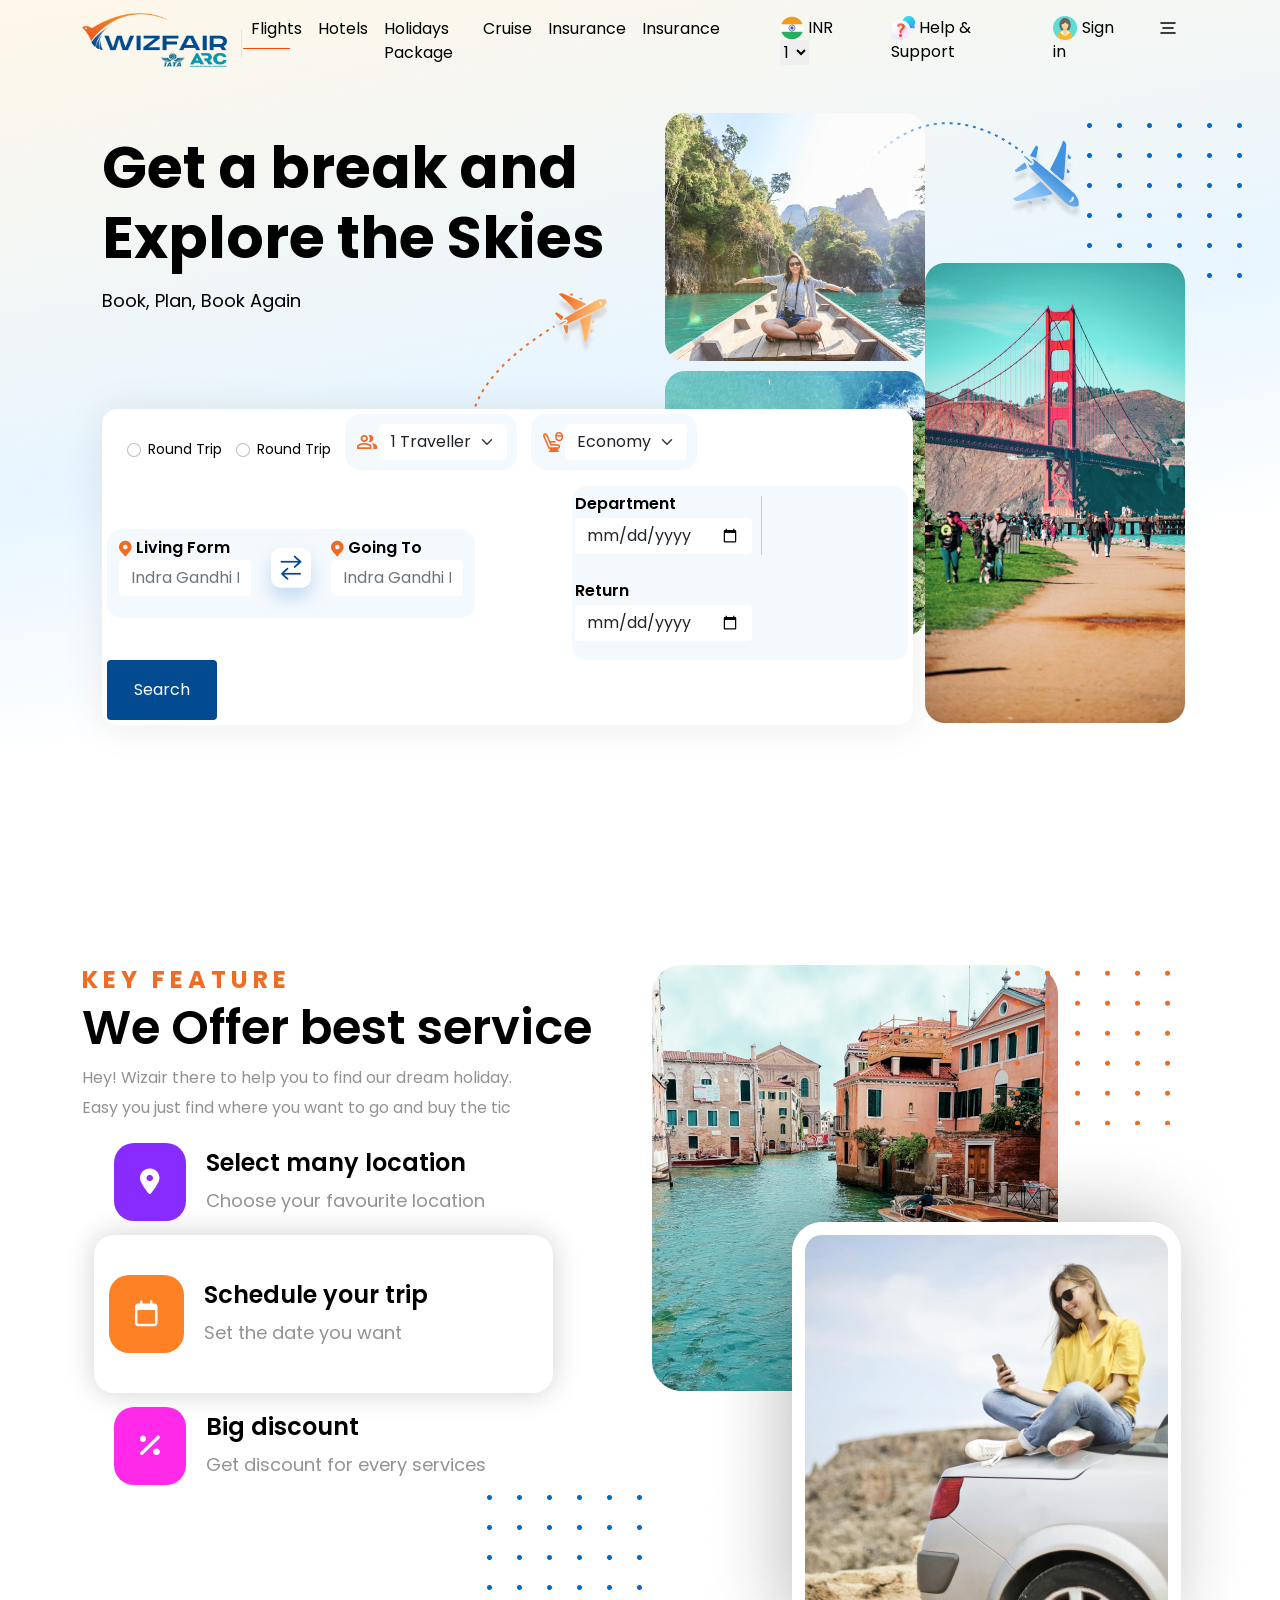
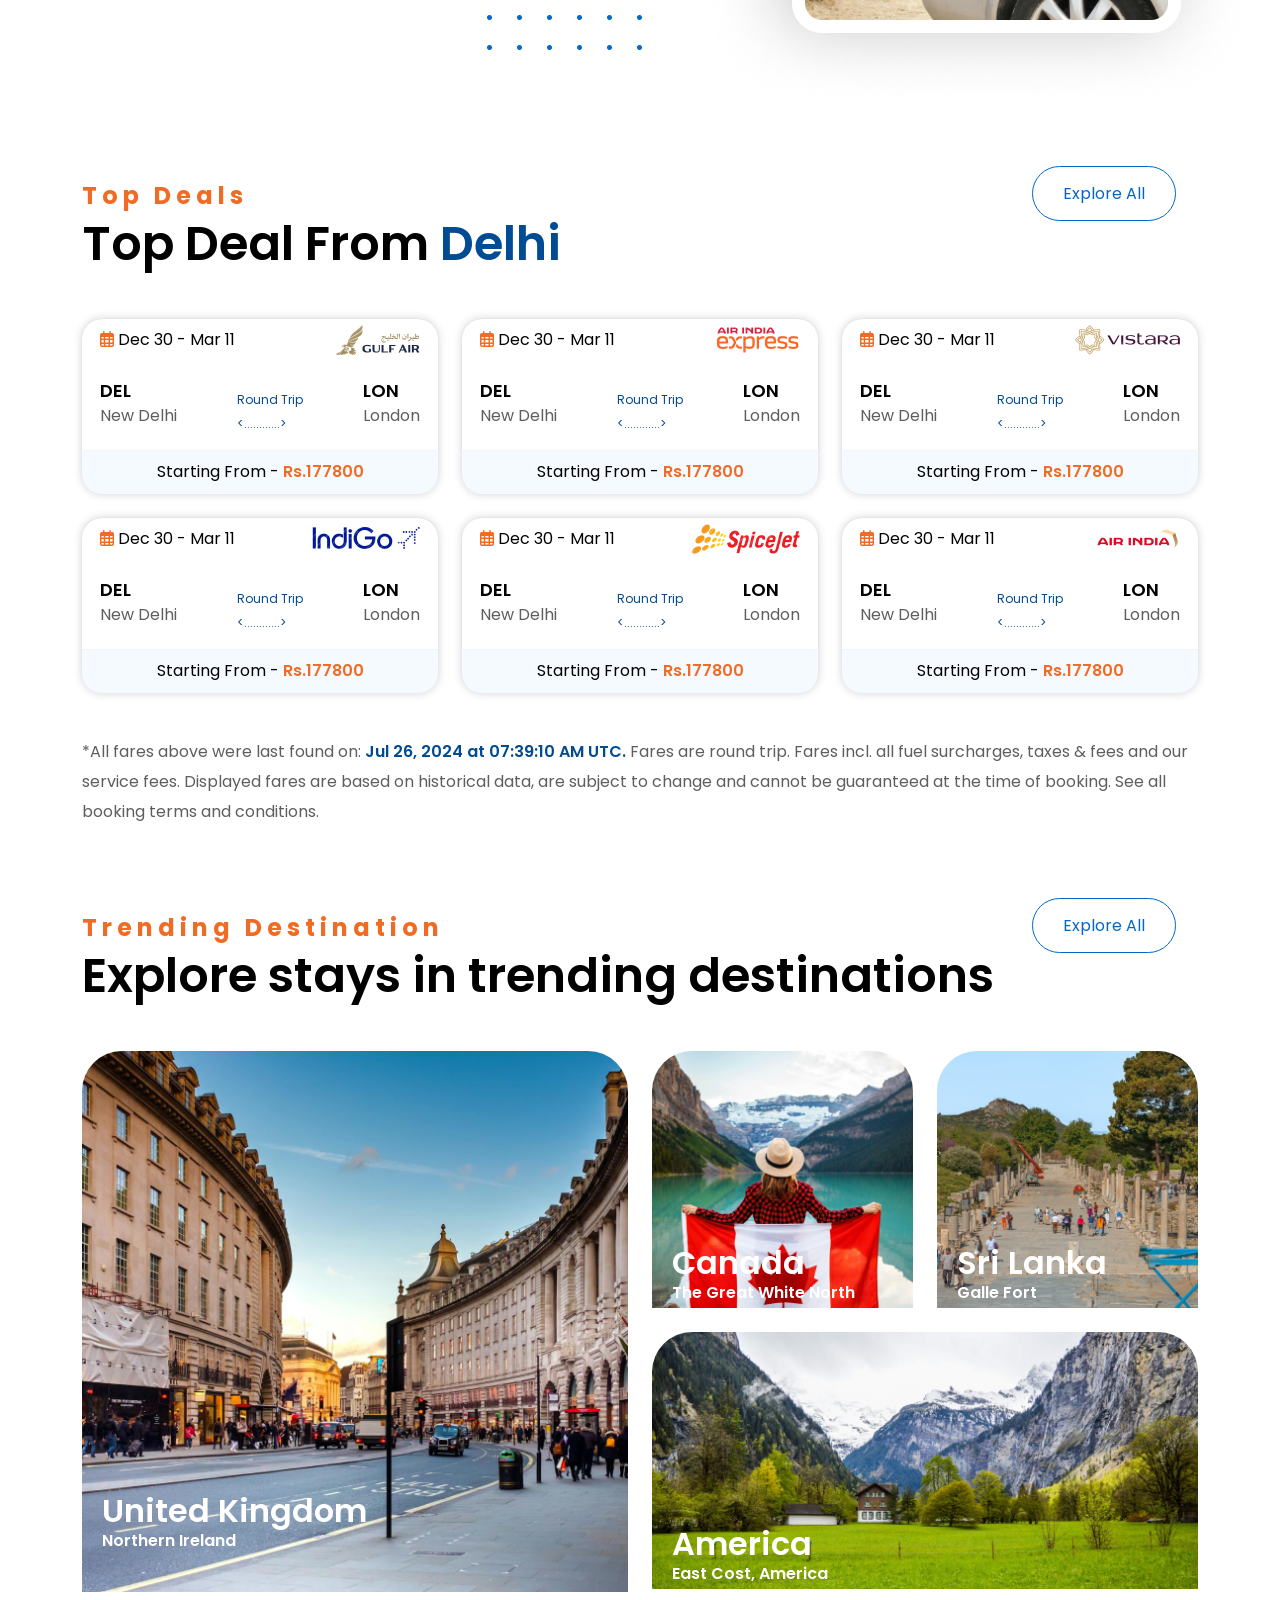
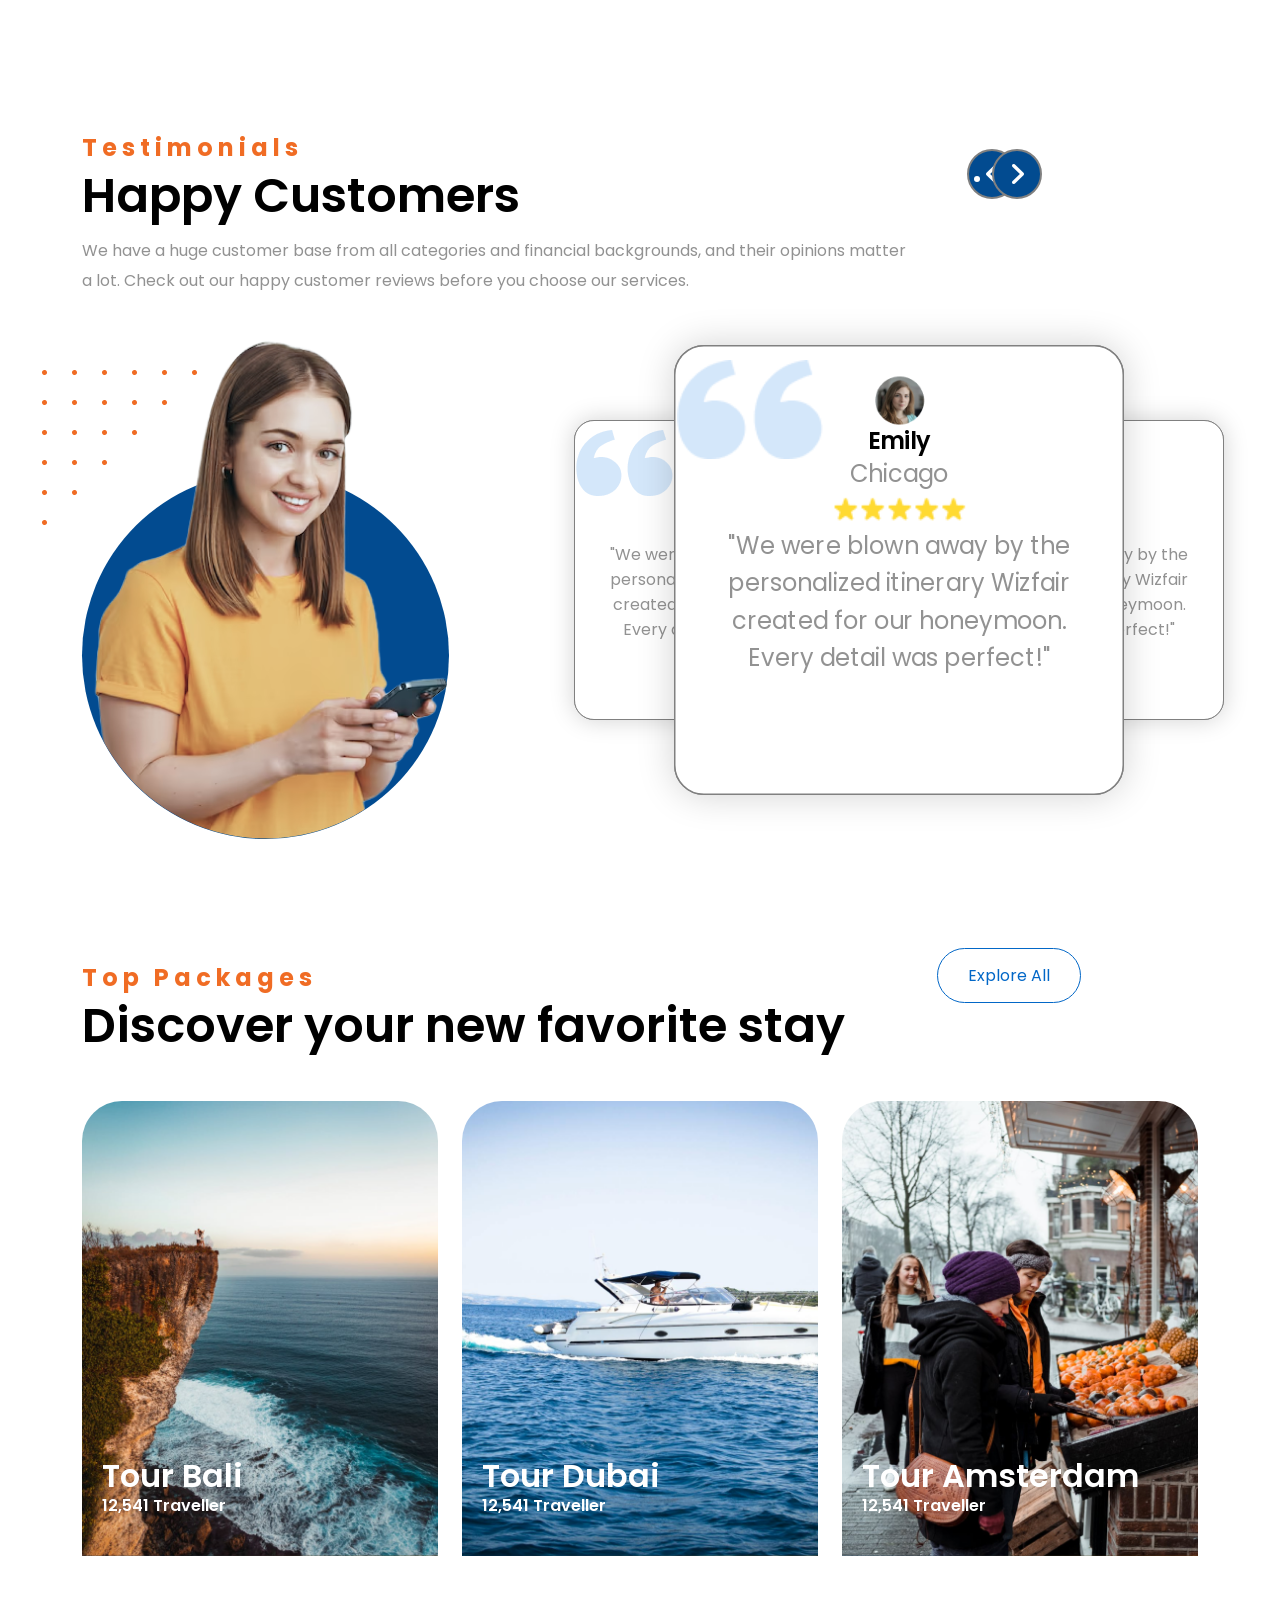
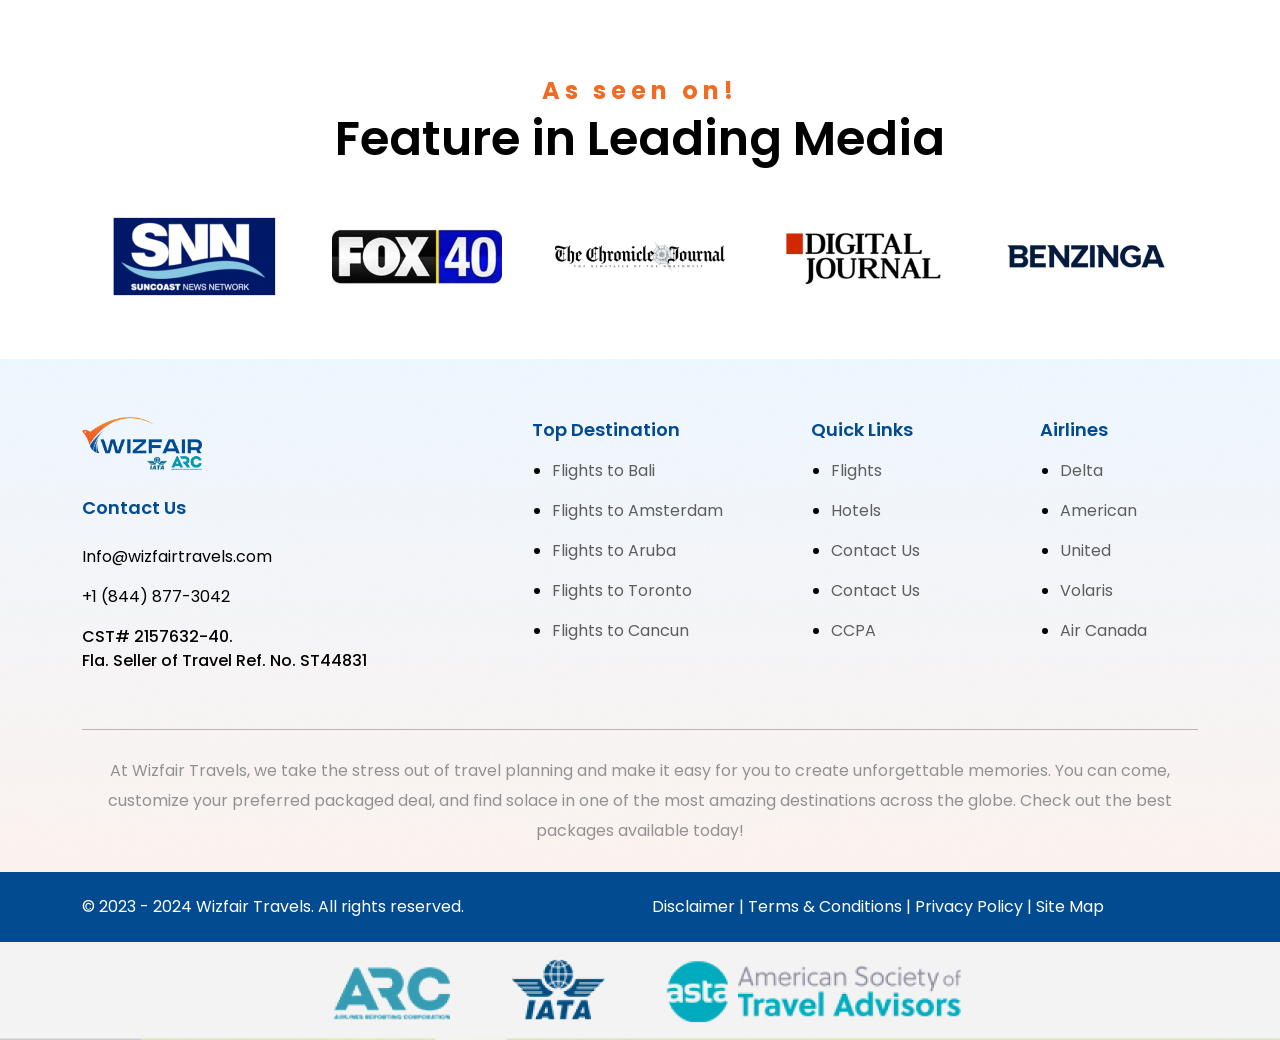
<file: index.html>
<!doctype html>
<html lang="en">

<head>
    <meta charset="utf-8">
    <meta name="viewport" content="width=device-width, initial-scale=1">
    <!--<link href="assets/images/favicon/favicon.png" rel="icon">-->
    <title>Wizfair</title>
    <meta name="keywords" content="">
    <meta name="description" content="">
    <link rel="stylesheet" href="./css/bootstrap.min.css">
    <link rel="stylesheet" href="./css/style.css">
    <link rel="stylesheet" href="https://cdnjs.cloudflare.com/ajax/libs/font-awesome/6.6.0/css/all.min.css"
        crossorigin="anonymous" referrerpolicy="no-referrer" />
</head>

<body>
    <header class="wrapper">
        <nav class="navbar navbar-expand-lg bg-body-tertiary">
            <div class="container">
                <a class="navbar-brand bord-right" href="#">
                    <!-- <img src="./assets/banner/logo/logo.svg" alt="logo"> -->
                    <img src="./assets/banner/logo/wiz-change.png" alt="logo" style="width:145px;height: 55px;">
                </a>
                <button class="navbar-toggler" type="button" data-bs-toggle="collapse"
                    data-bs-target="#navbarSupportedContent" aria-controls="navbarSupportedContent"
                    aria-expanded="false" aria-label="Toggle navigation">
                    <span class="navbar-toggler-icon"></span>
                </button>
                <div class="collapse navbar-collapse" id="navbarSupportedContent">
                    <ul class="navbar-nav me-auto mb-2 mb-lg-0">
                        <li class="nav-item">
                            <a class="nav-link active" aria-current="page" href="#">Flights</a>
                        </li>
                        <li class="nav-item">
                            <a class="nav-link" href="#">Hotels</a>
                        </li>
                        <li class="nav-item">
                            <a class="nav-link" href="#">Holidays Package</a>
                        </li>
                        <li class="nav-item">
                            <a class="nav-link" href="#">Cruise</a>
                        </li>
                        <li class="nav-item">
                            <a class="nav-link" href="#">Insurance</a>
                        </li>
                        <li class="nav-item">
                            <a class="nav-link" href="#">Insurance</a>
                        </li>
                    </ul>
                    <form class="next-list">
                        <ul class="d-flex">
                            <li><img src="./assets/icons/n1.png" alt="n1"> INR <select name="" id="">
                                    <option value="1">1</option>
                                    <option value="2">2</option>
                                    <option value="3">3</option>
                                </select></li>
                            <li><img src="./assets/icons/n2.png" alt="n2"> <a href="#">Help & Support</a></li>
                            <li><img src="./assets/icons/n3.png" alt="n3"> <a href="#">Sign in</a></li>
                            <li><a href="#"><img src="./assets/icons/frame.png" alt="frame"></a></li>
                        </ul>
                    </form>
                </div>
            </div>
        </nav>
    </header>
    <section class="next_banner">
        <div class="container">
            <div class="row">
                <div class="col-md-6 col-lg-6 col-sm-12">
                    <div class="next__banner_cont">
                        <h1>Get a break and <br />Explore the Skies</h1>
                        <p>Book, Plan, Book Again</p>
                    </div>
                </div>
                <div class="col-md-6 col-lg-6 col-sm-12">
                    <div class="next__banner__img">
                        <div class="image-sec__one">
                            <img src="./assets/images/rectangle_1.png" alt="rectangle_1" class="rectangle_1">
                            <img src="./assets/images/rectangle_2.png" alt="rectangle_2" class="rectangle_2">
                        </div>
                        <div class="image-sec__two">
                            <img src="./assets/images/rectangle_3.png" alt="rectangle_3" class="rectangle_3">
                        </div>
                    </div>
                </div>
            </div>
        </div>
    </section>
    <!--Form Section-->
    <section class="form-section">
        <div class="container">
            <div class="row">
                <div class="col-md-9 col-lg-9 col-sm-12">
                    <form action="" class="form-iconic">
                        <div class="form-row__one">
                            <ul>
                                <li>
                                    <div class="form-check">
                                        <input class="form-check-input" type="radio" name="flexRadioDefault"
                                            id="flexRadioDefault1">
                                        <label class="form-check-label" for="flexRadioDefault1">
                                            Round Trip
                                        </label>
                                    </div>
                                </li>
                                <li>
                                    <div class="form-check">
                                        <input class="form-check-input" type="radio" name="flexRadioDefault"
                                            id="flexRadioDefault2">
                                        <label class="form-check-label" for="flexRadioDefault1">
                                            Round Trip
                                        </label>
                                    </div>
                                </li>
                                <!-- <li><input type="radio"> Round Trip</li>
                                <li><input type="radio"> Round Trip</li> -->
                                <li>
                                    <div class="round-angle">
                                        <img src="./assets/icons/mans.png" alt="">
                                        <select class="form-select" aria-label="Default select example">
                                            <option selected>1 Traveller</option>
                                            <option value="1">One</option>
                                            <option value="2">Two</option>
                                            <option value="3">Three</option>
                                        </select>
                                    </div>
                                </li>
                                <li>
                                    <div class="round-angle">
                                        <img src="./assets/icons/sport.png" alt="">
                                        <select class="form-select" aria-label="Default select example">
                                            <option selected>Economy</option>
                                            <option value="1">One</option>
                                            <option value="2">Two</option>
                                            <option value="3">Three</option>
                                        </select>
                                    </div>
                                </li>
                            </ul>
                        </div>
                        <!--2nd row-->
                        <div class="form-row__two">
                            <div class="row-mod__one">
                                <ul>
                                    <li>
                                        <div class="row-mod__one__cont">
                                            <img src="./assets/icons/location.png" alt="">
                                            <span>Living Form</span>
                                        </div>
                                        <p><input type="text" class="form-control" name="living" placeholder="Indra Gandhi International"></p>
                                        
                                    </li>
                                    <li>
                                        <img src="./assets/icons/twoside.png" alt="">
                                    </li>
                                    <li>
                                        <div class="row-mod__one__cont">
                                            <img src="./assets/icons/location.png" alt="">
                                            <span>Going To</span>
                                        </div>
                                        <p><input type="text" class="form-control" name="going" placeholder="Indra Gandhi International"></p>
                                    </li>
                                </ul>
                            </div>
                            <div class="row-mod__two">
                                <ul>
                                    <li>
                                        <div class="row-mod-asign">
                                            <h6>Department</h6>
                                            <p><input type="date" class="form-control" id="date"/></p>
                                            <!-- 27 Aug 2024 -->
                                        </div>

                                    </li>
                                    <li>
                                        <div class="row-mod-asign-next">
                                            <h6>Return</h6>
                                            <p><input type="date" class="form-control" id="date"/></p>
                                            <!-- <p>Book Round trip to save extra</p> -->
                                        </div>

                                    </li>
                                </ul>
                            </div>
                            <button class="btn btn-primery">Search</button>
                        </div>
                    </form>
                </div>
            </div>
        </div>
    </section>

    <!--Key Feature-->
    <section class="key__feature">
        <div class="container">
            <div class="row">
                <div class="col-md-6 col-lg-6 col-sm-12">
                    <div class="key__feature__cont">
                        <h4>Key Feature</h4>
                        <h2>We Offer best service</h2>
                        <p>Hey! Wizair there to help you to find our dream holiday.<br>Easy you just find where you want
                            to go and buy the tic</p>
                    </div>
                    <div class="key__feature__next__listt">
                        <ul>
                            <li><i class="fa-solid fa-location-dot"></i></li>
                            <li>
                                <h4>Select many location</h4>
                                <p>Choose your favourite location</p>
                            </li>

                        </ul>
                        <ul class="active">
                            <li><i class="fa-regular fa-calendar"></i></li>
                            <li>
                                <h4>Schedule your trip</h4>
                                <p>Set the date you want</p>
                            </li>
                        </ul>
                        <ul>
                            <li><i class="fa-solid fa-percent"></i></li>
                            <li>
                                <h4>Big discount</h4>
                                <p>Get discount for every services</p>
                            </li>

                        </ul>
                    </div>
                </div>
                <div class="col-md-6 col-lg-6 col-sm-12">
                    <div class="key__feature__img">
                        <img src="./assets/images/twos-img.png" alt="twos-img">
                    </div>
                </div>
            </div>

        </div>
    </section>
    <!--Top Deal-->
    <section class="top__deal">
        <div class="container">
            <div class="row mart-5">
                <div class="col-10 col-lg-10 col-sm-12">
                    <div class="top__deal__cont">
                        <h4>Top Deals</h4>
                        <h2>Top Deal From <span>Delhi</span></h2>
                    </div>
                </div>
                <div class="col-md-2 col-lg-2 col-sm-12">
                    <div class="top__deal__explore">
                        <a href="#">Explore All</a>
                    </div>
                </div>
            </div>
            <div class="row mart-5">
                <div class="col-md-4 col-lg-4 col-sm-12">
                    <div class="deal__form">
                        <div class="deal__time__box">
                            <ul>
                                <li><i class="fa-regular fa-calendar-days"></i> Dec 30 - Mar 11</li>
                                <li><img src="./assets/icons/gulf.png" alt=""></li>
                            </ul>
                            <ul class="deal__time__box__cont">
                                <li>
                                    <h3>DEL</h3>
                                    <p>New Delhi</p>
                                </li>
                                <li>
                                    <span class="round-trip">Round Trip<br> <span>&lt;............&gt;</span></span>
                                </li>
                                <li>
                                    <h3>LON</h3>
                                    <p>London</p>
                                </li>
                            </ul>
                        </div>
                        <div class="deal__time__info">
                            <p>Starting From - <span>Rs.177800</span></p>
                        </div>
                    </div>
                </div>
                <div class="col-md-4 col-lg-4 col-sm-12">
                    <div class="deal__form">
                        <div class="deal__time__box">
                            <ul>
                                <li><i class="fa-regular fa-calendar-days"></i> Dec 30 - Mar 11</li>
                                <li><img src="./assets/icons/express.png" alt=""></li>
                            </ul>
                            <ul class="deal__time__box__cont">
                                <li>
                                    <h3>DEL</h3>
                                    <p>New Delhi</p>
                                </li>
                                <li>
                                    <span class="round-trip">Round Trip<br> <span>&lt;............&gt;</span></span>
                                </li>
                                <li>
                                    <h3>LON</h3>
                                    <p>London</p>
                                </li>
                            </ul>
                        </div>
                        <div class="deal__time__info">
                            <p>Starting From - <span>Rs.177800</span></p>
                        </div>
                    </div>
                </div>
                <div class="col-md-4 col-lg-4 col-sm-12">
                    <div class="deal__form">
                        <div class="deal__time__box">
                            <ul>
                                <li><i class="fa-regular fa-calendar-days"></i> Dec 30 - Mar 11</li>
                                <li><img src="./assets/icons/vistara.png" alt=""></li>
                            </ul>
                            <ul class="deal__time__box__cont">
                                <li>
                                    <h3>DEL</h3>
                                    <p>New Delhi</p>
                                </li>
                                <li>
                                    <span class="round-trip">Round Trip<br> <span>&lt;............&gt;</span></span>
                                </li>
                                <li>
                                    <h3>LON</h3>
                                    <p>London</p>
                                </li>
                            </ul>
                        </div>
                        <div class="deal__time__info">
                            <p>Starting From - <span>Rs.177800</span></p>
                        </div>
                    </div>
                </div>
            </div>
            <!--2ND RPW-->
            <div class="row py-4">
                <div class="col-md-4 col-lg-4 col-sm-12">
                    <div class="deal__form">
                        <div class="deal__time__box">
                            <ul>
                                <li><i class="fa-regular fa-calendar-days"></i> Dec 30 - Mar 11</li>
                                <li><img src="./assets/icons/indigo.png" alt=""></li>
                            </ul>
                            <ul class="deal__time__box__cont">
                                <li>
                                    <h3>DEL</h3>
                                    <p>New Delhi</p>
                                </li>
                                <li>
                                    <span class="round-trip">Round Trip<br> <span>&lt;............&gt;</span></span>
                                </li>
                                <li>
                                    <h3>LON</h3>
                                    <p>London</p>
                                </li>
                            </ul>
                        </div>
                        <div class="deal__time__info">
                            <p>Starting From - <span>Rs.177800</span></p>
                        </div>
                    </div>
                </div>
                <div class="col-md-4 col-lg-4 col-sm-12">
                    <div class="deal__form">
                        <div class="deal__time__box">
                            <ul>
                                <li><i class="fa-regular fa-calendar-days"></i> Dec 30 - Mar 11</li>
                                <li><img src="./assets/icons/spicejet.png" alt=""></li>
                            </ul>
                            <ul class="deal__time__box__cont">
                                <li>
                                    <h3>DEL</h3>
                                    <p>New Delhi</p>
                                </li>
                                <li>
                                    <span class="round-trip">Round Trip<br> <span>&lt;............&gt;</span></span>
                                </li>
                                <li>
                                    <h3>LON</h3>
                                    <p>London</p>
                                </li>
                            </ul>
                        </div>
                        <div class="deal__time__info">
                            <p>Starting From - <span>Rs.177800</span></p>
                        </div>
                    </div>
                </div>
                <div class="col-md-4 col-lg-4 col-sm-12">
                    <div class="deal__form">
                        <div class="deal__time__box">
                            <ul>
                                <li><i class="fa-regular fa-calendar-days"></i> Dec 30 - Mar 11</li>
                                <li><img src="./assets/icons/airindia.png" alt=""></li>
                            </ul>
                            <ul class="deal__time__box__cont">
                                <li>
                                    <h3>DEL</h3>
                                    <p>New Delhi</p>
                                </li>
                                <li>
                                    <span class="round-trip">Round Trip<br> <span>&lt;............&gt;</span></span>
                                </li>
                                <li>
                                    <h3>LON</h3>
                                    <p>London</p>
                                </li>
                            </ul>
                        </div>
                        <div class="deal__time__info">
                            <p>Starting From - <span>Rs.177800</span></p>
                        </div>
                    </div>
                </div>
            </div>
            <div class="row">
                <div class="col-md-12 col-lg-12 col-sm-12">
                    <div class="deal__para">
                        <p>*All fares above were last found on: <span>Jul 26, 2024 at 07:39:10 AM UTC.</span> Fares are
                            round trip. Fares incl. all fuel surcharges, taxes & fees and our service fees. Displayed
                            fares are based on historical data, are subject to change and cannot be guaranteed at the
                            time of booking. See all booking terms and conditions.</p>
                    </div>
                </div>
            </div>
        </div>
    </section>
    <!--Trending Destination-->
    <section class="trending__destination">
        <div class="container">
            <div class="row">
                <div class="col-md-10 col-lg-10 col-sm-12">
                    <div class="trending__destination__cont">
                        <h4>Trending Destination</h4>
                        <h2>Explore stays in trending destinations</h2>
                    </div>
                </div>
                <div class="col-md-2 col-lg-2 col-sm-12">
                    <div class="trending__explore">
                        <a href="#">Explore All</a>
                    </div>
                </div>
            </div>
            <div class="row">
                <div class="col-md-6 col-lg-6 col-sm-12">
                    <div class="trending__destination__img">
                        <a href="#">
                            <img src="./assets/images/trending-one.png" alt="">
                        </a>
                        <div class="trading__dest__botc">
                            <a href="#">
                                <h3>United Kingdom</h3>
                                <p>Northern Ireland</p>
                            </a>
                        </div>

                    </div>
                </div>
                <div class="col-md-6 col-lg-6 col-sm-12">
                    <div class="row">

                        <div class="col-md-6 col-lg-6 col-sm-12">

                            <div class="trending__destination__img">
                                <a href="#">
                                    <img src="./assets/images/trending-two.png" alt="">
                                </a>
                                <div class="trading__dest__botc">
                                    <a href="#">
                                        <h3>Canada</h3>
                                        <p>The Great White North</p>
                                    </a>
                                </div>
                            </div>
                        </div>
                        <div class="col-md-6 col-lg-6 col-sm-12">
                            <div class="trending__destination__img">
                                <a href="#">
                                    <img src="./assets/images/trending-three.png" alt="">
                                </a>
                                <div class="trading__dest__botc">
                                    <a href="#">
                                        <h3>Sri Lanka</h3>
                                        <p>Galle Fort</p>
                                    </a>
                                </div>
                            </div>
                        </div>
                    </div>
                    <div class="row py-4">
                        <div class="col-md-12 col-lg-12 col-sm-12">
                            <div class="trending__destination__img">
                                <a href="#">
                                    <img src="./assets/images/trending-four.png" alt="">
                                </a>
                                <div class="trading__dest__botc">
                                    <a href="#">
                                        <h3>America</h3>
                                        <p>East Cost, America</p>
                                    </a>
                                </div>
                            </div>
                        </div>
                    </div>
                </div>
            </div>
        </div>
    </section>
    <!--Testimonial-->
    <section class="testimonial">
        <div class="container">
            <div class="row">
                <div class="col-md-9 col-lg-9 col-sm-12">
                    <div class="testimonial__hcont">
                        <h4>Testimonials</h4>
                        <h2>Happy Customers</h2>
                        <p>We have a huge customer base from all categories and financial backgrounds, and their
                            opinions matter a lot. Check out our happy customer reviews before you choose our services.
                        </p>
                    </div>
                </div>
                <div class="col-md-3 col-lg-3 col-sm-12">
                    <div class="testimonial__clkbanner">
                        <ul>
                            <li class="prev"><i class="fa-solid fa-angle-left"></i></li>
                            <li class="next"><i class="fa-solid fa-angle-right"></i></li>
                        </ul>
                        <!-- <div class="prev">Previous</div>
                            <div class="next">Next</div> -->
                    </div>
                </div>
            </div>
            <div class="row py-1">
                <div class="col-md-5 col-lg-5 col-sm-12">
                    <div class="testimonial__leftimg">
                        <div class="testimonial__backco">
                            <img src="./assets/images/testimgirl.png" alt="testimgirl" class="">
                        </div>
                    </div>
                </div>
                <div class="col-md-7 col-lg-7 col-sm-12">
                    <div class="testimonial__slider">
                        <div class="containers">
                            <div class="c1 testimonial__sider__cont">
                                <div class="testimonial__sider__cont_next">
                                    <img src="./assets/images/author-one.png" alt="author-one" class="auth">
                                    <h5>Emily</h5>
                                    <h6>Chicago</h6>
                                    <img src="./assets/icons/fivestar.png" alt="fivestar">
                                    
                                    <p>"We were blown away by the personalized itinerary Wizfair created for our
                                        honeymoon. Every detail was perfect!"</p>
                                </div>
                            </div>
                            <div class="c2 testimonial__sider__cont">
                                <div class="testimonial__sider__cont_next">
                                    <img src="./assets/images/author-one.png" alt="author-one" class="auth">
                                    <h5>Emily</h5>
                                    <h6>Chicago</h6>
                                    <img src="./assets/icons/fivestar.png" alt="fivestar">
                                    
                                    <p>"We were blown away by the personalized itinerary Wizfair created for our
                                        honeymoon. Every detail was perfect!"</p>
                                </div>
                            </div>
                            <div class="c3 testimonial__sider__cont">
                                <div class="testimonial__sider__cont_next">
                                    <img src="./assets/images/author-one.png" alt="author-one" class="auth">
                                    <h5>Emily</h5>
                                    <h6>Chicago</h6>
                                    <img src="./assets/icons/fivestar.png" alt="fivestar">
                                    <p>"We were blown away by the personalized itinerary Wizfair created for our
                                        honeymoon. Every detail was perfect!"</p>
                                </div>
                            </div>
                        </div>

                    </div>
                </div>
            </div>

        </div>
    </section>
    <!--Top Packages-->
    <section class="top__packages">
        <div class="container">
            <div class="row">
                <div class="col-md-9 col-lg-9 col-sm-12">
                    <div class="top__packages__heade__cont">
                        <h4>Top Packages</h4>
                        <h2>Discover your new favorite stay</h2>
                    </div>
                </div>
                <div class="col-md-3 col-lg-3 col-sm-12">
                    <div class="top__packages__explore">
                        <a href="#">Explore All</a>
                    </div>
                </div>
            </div>
            <div class="row">
                <div class="col-md-4 col-lg-4 col-sm-12">
                    <div class="top__packages__img">
                        <a href="#">
                            <img src="./assets/images/toppack-one.png" alt="toppack-one">
                        </a>
                        <div class="top__packages__cont">
                            <a href="#">
                                <h3>Tour Bali</h3>
                                <p>12,541 Traveller</p>
                            </a>
                        </div>

                    </div>
                </div>
                <div class="col-md-4 col-lg-4 col-sm-12">
                    <div class="top__packages__img">
                        <a href="#">
                            <img src="./assets/images/toppack-two.png" alt="toppack-three">
                        </a>
                        <div class="top__packages__cont">
                            <a href="#">
                                <h3>Tour Dubai</h3>
                                <p>12,541 Traveller</p>
                            </a>
                        </div>

                    </div>
                </div>
                <div class="col-md-4 col-lg-4 col-sm-12">
                    <div class="top__packages__img">
                        <a href="#">
                            <img src="./assets/images/toppack-three.png" alt="toppack-three">
                        </a>
                        <div class="top__packages__cont">
                            <a href="#">
                                <h3>Tour Amsterdam</h3>
                                <p>12,541 Traveller</p>
                            </a>
                        </div>

                    </div>
                </div>
            </div>
        </div>
    </section>
    <!--Ass Seen On!-->
    <section class="ass__seen__on">
        <div class="container">
            <div class="row text-center">
                <div class="col-md-12 col-lg-12 col-sm-12">
                    <div class="ass__seen__on__headercont">
                        <h4>As seen on!</h4>
                        <h2>Feature in Leading Media</h2>
                    </div>
                </div>
            </div>
            <div class="row">
                <div class="col-md-12 col-lg-12 col-sm-12">
                    <div class="ass__seen__on__img">
                        <img src="./assets/images/ass-seen-one.png" alt="ass-seen-one">
                        <img src="./assets/images/ass-seen-two.png" alt="ass-seen-two">
                        <img src="./assets/images/ass-seen-three.png" alt="ass-seen-three">
                        <img src="./assets/images/ass-seen-four.png" alt="ass-seen-four">
                        <img src="./assets/images/ass-seen-five.png" alt="ass-seen-five">
                    </div>
                </div>
            </div>
        </div>
    </section>

    <!--Footer-->
    <footer class="footerwrap">
        <div class="container">
            <div class="row">
                <div class="col-md-7 col-lg-7 col-sm-12">
                    <div class="footer__first__wbox">
                        <div class="footer__cont__one">
                            <ul>
                                <li><img src="./assets/banner/logo/wiz-change.png" alt="" style="width: 120px;"></li>
                                <li>
                                    <h5>Contact Us</h5>
                                </li>
                                <li><a href="mailto:wizfairtravels.com">Info@wizfairtravels.com</a></li>
                                <li><a href="tel:8448773042">+1 (844) 877-3042</a></li>
                                <li>
                                    <p>CST# 2157632-40.<br>Fla. Seller of Travel Ref. No. ST44831</p>
                                </li>
                            </ul>
                        </div>

                        <div class="footer__cont">
                            <h5>Top Destination</h5>
                            <ul>
                                <li><a href="#">Flights to Bali</a></li>
                                <li><a href="#">Flights to Amsterdam</a></li>
                                <li><a href="#">Flights to Aruba</a></li>
                                <li><a href="#">Flights to Toronto</a></li>
                                <li><a href="#">Flights to Cancun</a></li>
                            </ul>
                        </div>
                    </div>

                </div>
                <div class="col-md-5 col-lg-5 col-sm-12">
                    <div class="footer__first__wbox__one">
                        <div class="footer__cont">
                            <h5>Quick Links</h5>
                            <ul>
                                <li><a href="#">Flights</a></li>
                                <li><a href="#">Hotels</a></li>
                                <li><a href="#">Contact Us</a></li>
                                <li><a href="#">Contact Us</a></li>
                                <li><a href="#">CCPA</a></li>
                            </ul>
                        </div>

                        <div class="footer__cont">
                            <h5>Airlines</h5>
                            <ul>
                                <li><a href="#">Delta</a></li>
                                <li><a href="#">American</a></li>
                                <li><a href="#">United</a></li>
                                <li><a href="#">Volaris</a></li>
                                <li><a href="#">Air Canada</a></li>
                            </ul>
                        </div>
                    </div>
                </div>
            </div>


            <hr>
            <div class="row">
                <div class="col-md-12 col-lg-12 col-sm-12">
                    <div class="footer__cont__para">
                        <p>At Wizfair Travels, we take the stress out of travel planning and make it easy for you to
                            create unforgettable memories. You can come, customize your preferred packaged deal, and
                            find solace in one of the most amazing destinations across the globe. Check out the best
                            packages available today!</p>
                    </div>
                </div>
            </div>
        </div>
        <!--footer Back-->
        <div class="footer__background">
            <div class="container">
                <div class="row">
                    <div class="col-md-6 col-lg-6 col-sm-12">
                        <div class="background__cont">
                            <p>© 2023 - 2024 Wizfair Travels. All rights reserved.</p>
                        </div>
                    </div>
                    <div class="col-md-6 col-lg-6 col-sm-12">
                        <div class="background__cont">
                            <p>Disclaimer | Terms & Conditions | Privacy Policy | Site Map</p>
                        </div>
                    </div>
                </div>
            </div>
        </div>
        <!--footer Back Logo Icons-->
        <div class="footer__logo__icons"></div>
    </footer>
    <script src="https://ajax.googleapis.com/ajax/libs/jquery/3.7.1/jquery.min.js"></script>

    <script src="./js/script.js"></script>
    <script src="./js/bootstrap.min.js"></script>
</body>
</html>
</file>
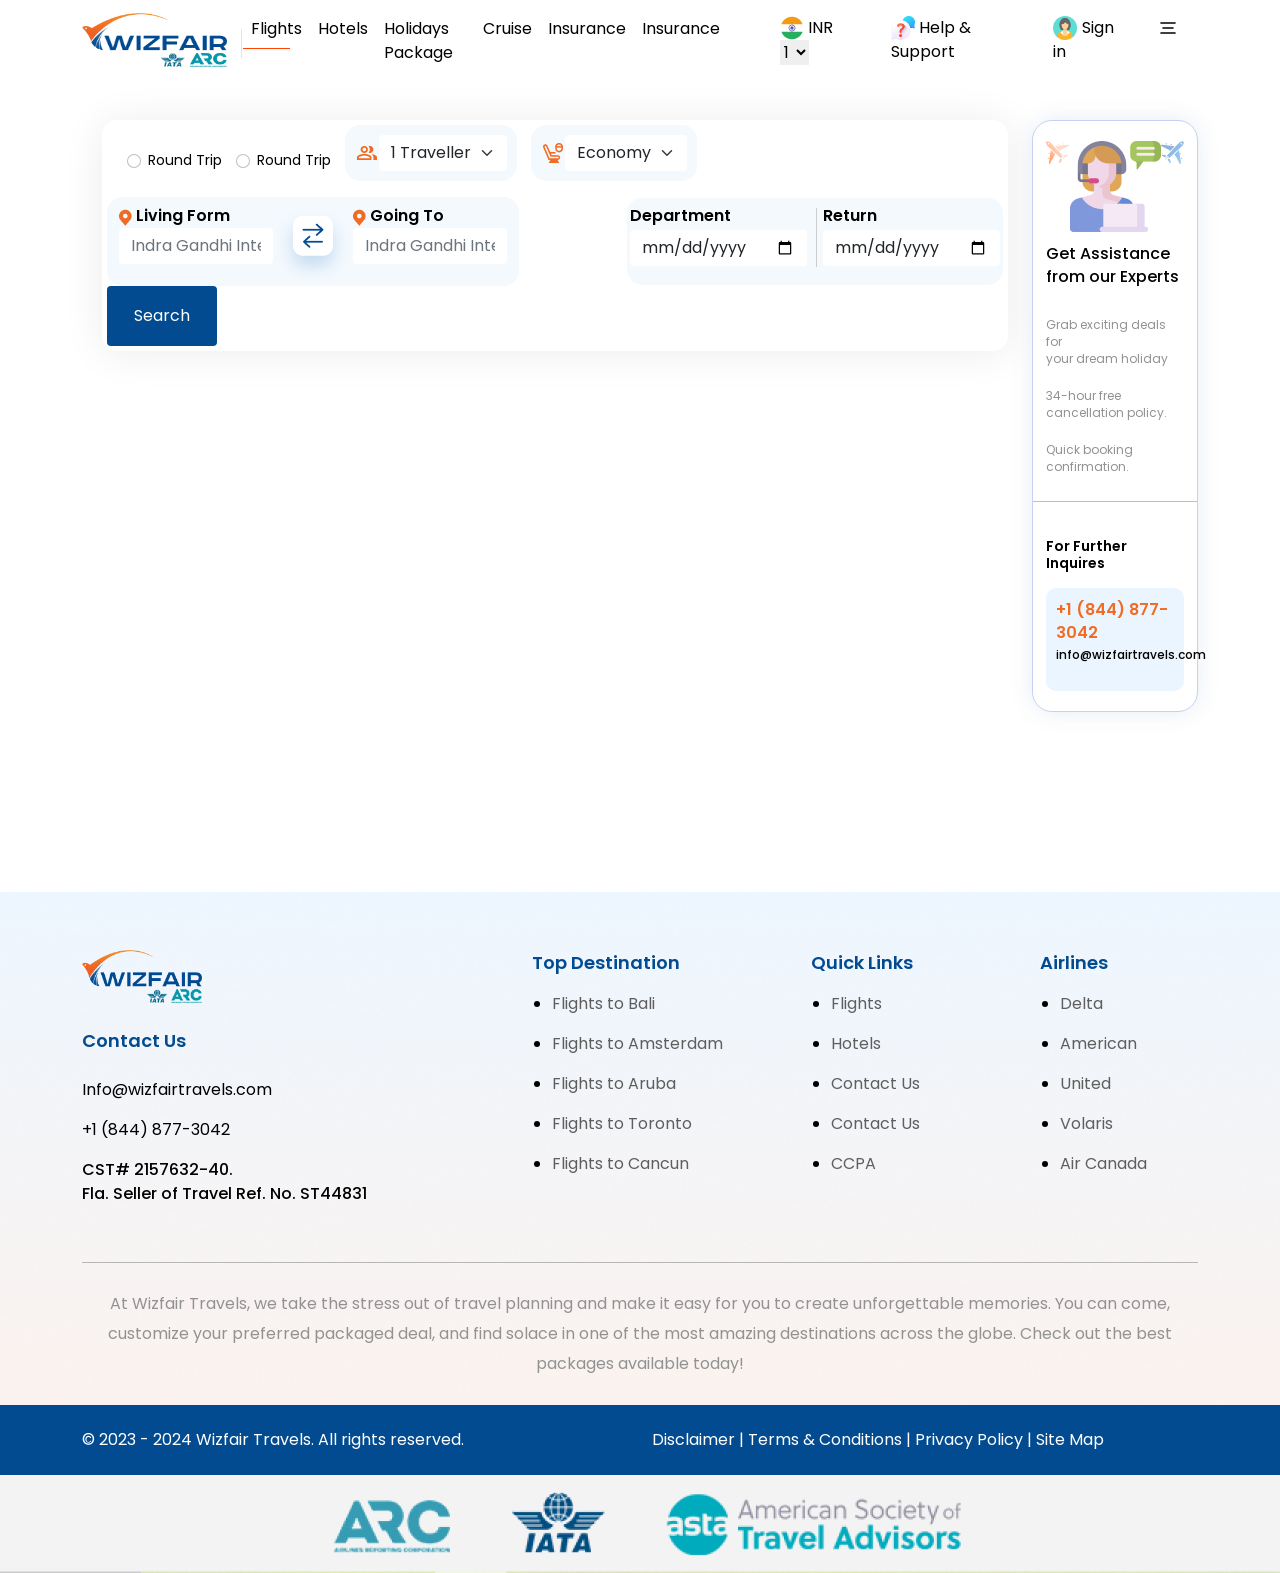
<file: flightsearch.html>
<!doctype html>
<html lang="en">

<head>
    <meta charset="utf-8">
    <meta name="viewport" content="width=device-width, initial-scale=1">
    <!--<link href="assets/images/favicon/favicon.png" rel="icon">-->
    <title>flightsearch</title>
    <meta name="keywords" content="">
    <meta name="description" content="">
    <link rel="stylesheet" href="./css/bootstrap.min.css">
    <link rel="stylesheet" href="./css/style.css">
    <link rel="stylesheet" href="https://cdnjs.cloudflare.com/ajax/libs/font-awesome/6.6.0/css/all.min.css"
        crossorigin="anonymous" referrerpolicy="no-referrer" />
</head>

<body>
    <header class="wrapper">
        <nav class="navbar navbar-expand-lg bg-body-tertiary">
            <div class="container">
                <a class="navbar-brand bord-right" href="#">
                    <!-- <img src="./assets/banner/logo/logo.svg" alt="logo"> -->
                    <img src="./assets/banner/logo/wiz-change.png" alt="logo" style="width:145px;height: 55px;">
                </a>
                <button class="navbar-toggler" type="button" data-bs-toggle="collapse"
                    data-bs-target="#navbarSupportedContent" aria-controls="navbarSupportedContent"
                    aria-expanded="false" aria-label="Toggle navigation">
                    <span class="navbar-toggler-icon"></span>
                </button>
                <div class="collapse navbar-collapse" id="navbarSupportedContent">
                    <ul class="navbar-nav me-auto mb-2 mb-lg-0">
                        <li class="nav-item">
                            <a class="nav-link active" aria-current="page" href="#">Flights</a>
                        </li>
                        <li class="nav-item">
                            <a class="nav-link" href="#">Hotels</a>
                        </li>
                        <li class="nav-item">
                            <a class="nav-link" href="#">Holidays Package</a>
                        </li>
                        <li class="nav-item">
                            <a class="nav-link" href="#">Cruise</a>
                        </li>
                        <li class="nav-item">
                            <a class="nav-link" href="#">Insurance</a>
                        </li>
                        <li class="nav-item">
                            <a class="nav-link" href="#">Insurance</a>
                        </li>
                    </ul>
                    <form class="next-list">
                        <ul class="d-flex">
                            <li><img src="./assets/icons/n1.png" alt="n1"> INR <select name="" id="">
                                    <option value="1">1</option>
                                    <option value="2">2</option>
                                    <option value="3">3</option>
                                </select></li>
                            <li><img src="./assets/icons/n2.png" alt="n2"> <a href="#">Help & Support</a></li>
                            <li><img src="./assets/icons/n3.png" alt="n3"> <a href="#">Sign in</a></li>
                            <li><a href="#"><img src="./assets/icons/frame.png" alt="frame"></a></li>
                        </ul>
                    </form>
                </div>
            </div>
        </nav>
    </header>
    <!--Form Section-->
    <section class="form-section mrgt">
        <div class="container">
            <div class="row">
                <div class="col-md-10 col-lg-10 col-sm-12">
                    <form action="" class="form-iconic">
                        <div class="form-row__one">
                            <ul>
                                <li>
                                    <div class="form-check">
                                        <input class="form-check-input" type="radio" name="flexRadioDefault"
                                            id="flexRadioDefault1">
                                        <label class="form-check-label" for="flexRadioDefault1">
                                            Round Trip
                                        </label>
                                    </div>
                                </li>
                                <li>
                                    <div class="form-check">
                                        <input class="form-check-input" type="radio" name="flexRadioDefault"
                                            id="flexRadioDefault2">
                                        <label class="form-check-label" for="flexRadioDefault1">
                                            Round Trip
                                        </label>
                                    </div>
                                </li>
                                <!-- <li><input type="radio"> Round Trip</li>
                                <li><input type="radio"> Round Trip</li> -->
                                <li>
                                    <div class="round-angle">
                                        <img src="./assets/icons/mans.png" alt="">
                                        <select class="form-select" aria-label="Default select example">
                                            <option selected>1 Traveller</option>
                                            <option value="1">One</option>
                                            <option value="2">Two</option>
                                            <option value="3">Three</option>
                                        </select>
                                    </div>
                                </li>
                                <li>
                                    <div class="round-angle">
                                        <img src="./assets/icons/sport.png" alt="">
                                        <select class="form-select" aria-label="Default select example">
                                            <option selected>Economy</option>
                                            <option value="1">One</option>
                                            <option value="2">Two</option>
                                            <option value="3">Three</option>
                                        </select>
                                    </div>
                                </li>
                            </ul>
                        </div>
                        <!--2nd row-->
                        <div class="form-row__two">
                            <div class="row-mod__one">
                                <ul>
                                    <li>
                                        <div class="row-mod__one__cont">
                                            <img src="./assets/icons/location.png" alt="">
                                            <span>Living Form</span>
                                        </div>
                                        <p><input type="text" class="form-control" name="living"
                                                placeholder="Indra Gandhi International"></p>

                                    </li>
                                    <li>
                                        <img src="./assets/icons/twoside.png" alt="">
                                    </li>
                                    <li>
                                        <div class="row-mod__one__cont">
                                            <img src="./assets/icons/location.png" alt="">
                                            <span>Going To</span>
                                        </div>
                                        <p><input type="text" class="form-control" name="going"
                                                placeholder="Indra Gandhi International"></p>
                                    </li>
                                </ul>
                            </div>
                            <div class="row-mod__two">
                                <ul>
                                    <li>
                                        <div class="row-mod-asign">
                                            <h6>Department</h6>
                                            <p><input type="date" class="form-control" id="date" /></p>
                                            <!-- 27 Aug 2024 -->
                                        </div>

                                    </li>
                                    <li>
                                        <div class="row-mod-asign-next">
                                            <h6>Return</h6>
                                            <p><input type="date" class="form-control" id="date" /></p>
                                            <!-- <p>Book Round trip to save extra</p> -->
                                        </div>

                                    </li>
                                </ul>
                            </div>
                            <button class="btn btn-primery">Search</button>
                        </div>
                    </form>
                </div>
                <div class="col-md-2 col-lg-2 col-sm-12">
                    <div class="get__assistant">
                        <div class="get__assistant__pad">
                            <div class="get__assistant__img">
                                <img src="./assets/images/executive.png" alt="executive">
                            </div>
                            <div class="get__assistant__cont">
                                <h6>Get Assistance from our Experts</h6>
                                <ul>
                                    <li>Grab exciting deals for<br>
                                        your dream holiday</li>
                                    <li>34-hour free
                                        cancellation policy.</li>
                                    <li>Quick booking
                                        confirmation.</li>
                                </ul>
                            </div>
                        </div>
                        <hr>
                        <div class="get__assistant_inq">
                            <p>For Further Inquires</p>
                            <div class="get__assistant__backpd">
                                <ul>
                                    <li><a href="tel:+1 (844) 877-3042">+1 (844) 877-3042</a></li>
                                    <li><a href="mailto:wizfairtravels.com">info@wizfairtravels.com</a></li>
                                </ul>
                            </div>
                        </div>
                    </div>
                </div>
            </div>
        </div>
    </section>
<!--Flight Informatin-->
<section class="flight__info">
    <div class="container">
        <div class="row">
            <div class="col-md-3 col-lg-3 col-sm-12">
                
            </div>
            <div class="col-md-9 col-lg-9 col-sm-12">

            </div>
        </div>
    </div>
</section>
    <!--Footer-->
    <footer class="footerwrap">
        <div class="container">
            <div class="row">
                <div class="col-md-7 col-lg-7 col-sm-12">
                    <div class="footer__first__wbox">
                        <div class="footer__cont__one">
                            <ul>
                                <li><img src="./assets/banner/logo/wiz-change.png" alt="" style="width: 120px;"></li>
                                <li>
                                    <h5>Contact Us</h5>
                                </li>
                                <li><a href="mailto:wizfairtravels.com">Info@wizfairtravels.com</a></li>
                                <li><a href="tel:8448773042">+1 (844) 877-3042</a></li>
                                <li>
                                    <p>CST# 2157632-40.<br>Fla. Seller of Travel Ref. No. ST44831</p>
                                </li>
                            </ul>
                        </div>

                        <div class="footer__cont">
                            <h5>Top Destination</h5>
                            <ul>
                                <li><a href="#">Flights to Bali</a></li>
                                <li><a href="#">Flights to Amsterdam</a></li>
                                <li><a href="#">Flights to Aruba</a></li>
                                <li><a href="#">Flights to Toronto</a></li>
                                <li><a href="#">Flights to Cancun</a></li>
                            </ul>
                        </div>
                    </div>

                </div>
                <div class="col-md-5 col-lg-5 col-sm-12">
                    <div class="footer__first__wbox__one">
                        <div class="footer__cont">
                            <h5>Quick Links</h5>
                            <ul>
                                <li><a href="#">Flights</a></li>
                                <li><a href="#">Hotels</a></li>
                                <li><a href="#">Contact Us</a></li>
                                <li><a href="#">Contact Us</a></li>
                                <li><a href="#">CCPA</a></li>
                            </ul>
                        </div>

                        <div class="footer__cont">
                            <h5>Airlines</h5>
                            <ul>
                                <li><a href="#">Delta</a></li>
                                <li><a href="#">American</a></li>
                                <li><a href="#">United</a></li>
                                <li><a href="#">Volaris</a></li>
                                <li><a href="#">Air Canada</a></li>
                            </ul>
                        </div>
                    </div>
                </div>
            </div>


            <hr>
            <div class="row">
                <div class="col-md-12 col-lg-12 col-sm-12">
                    <div class="footer__cont__para">
                        <p>At Wizfair Travels, we take the stress out of travel planning and make it easy for you to
                            create unforgettable memories. You can come, customize your preferred packaged deal, and
                            find solace in one of the most amazing destinations across the globe. Check out the best
                            packages available today!</p>
                    </div>
                </div>
            </div>
        </div>
        <!--footer Back-->
        <div class="footer__background">
            <div class="container">
                <div class="row">
                    <div class="col-md-6 col-lg-6 col-sm-12">
                        <div class="background__cont">
                            <p>© 2023 - 2024 Wizfair Travels. All rights reserved.</p>
                        </div>
                    </div>
                    <div class="col-md-6 col-lg-6 col-sm-12">
                        <div class="background__cont">
                            <p>Disclaimer | Terms & Conditions | Privacy Policy | Site Map</p>
                        </div>
                    </div>
                </div>
            </div>
        </div>
        <!--footer Back Logo Icons-->
        <div class="footer__logo__icons"></div>
    </footer>
    <script src="https://ajax.googleapis.com/ajax/libs/jquery/3.7.1/jquery.min.js"></script>

    <script src="./js/script.js"></script>
    <script src="./js/bootstrap.min.js"></script>
</body>

</html>
</file>
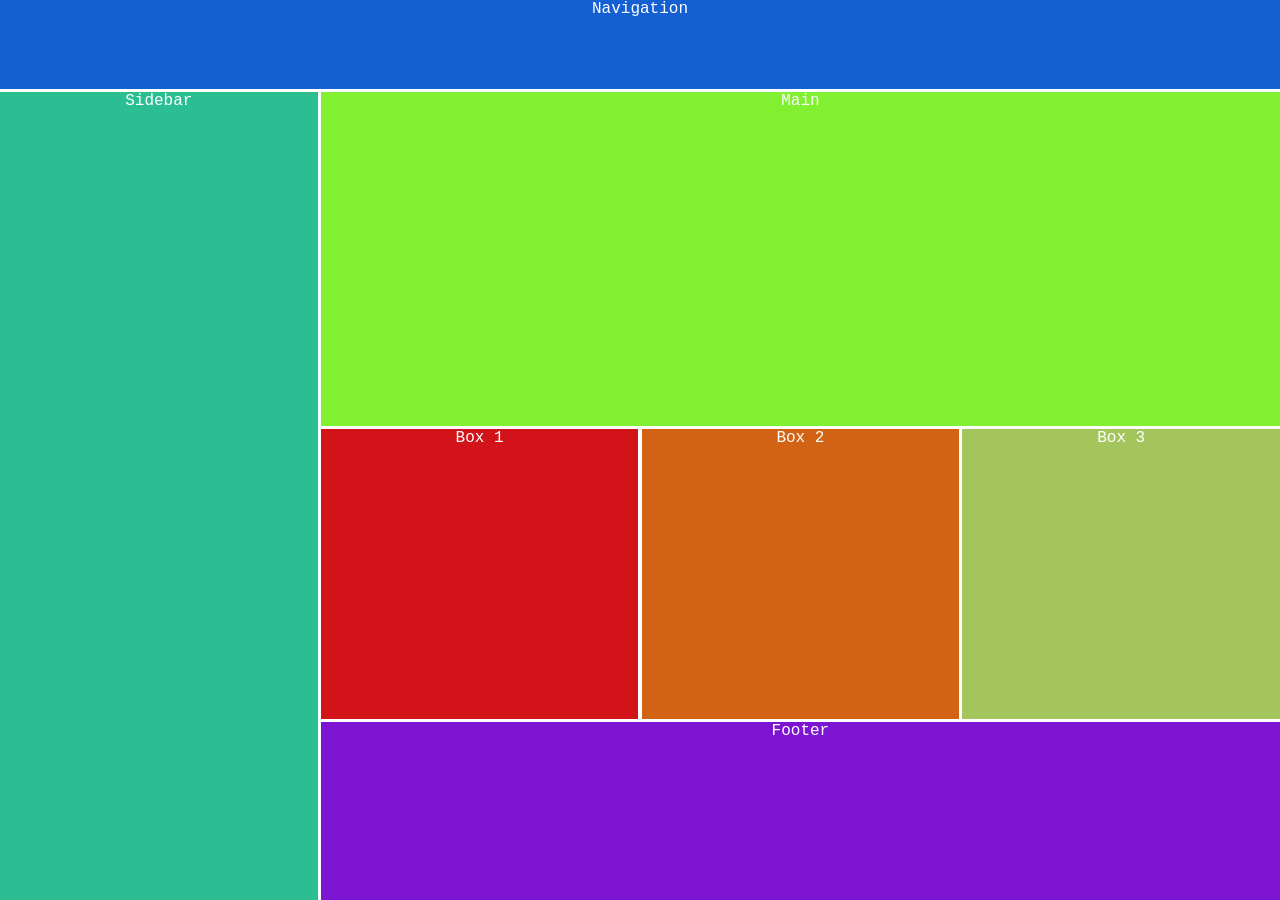
<file: grid.html>
<!DOCTYPE html>
<html lang="en">
<head>
    <meta charset="UTF-8">
    <meta name="viewport" content="width=device-width, initial-scale=1.0">
    <title>Document</title>
    <style>
        *{margin:0;padding:0;box-sizing: border-box;font-family: 'Courier New', Courier, monospace;}
        .wrapper{
            height: 100vh;
            display: grid;
            color:#fff;
            grid-template-columns: 1fr 1fr 1fr 1fr;
            grid-template-rows: 0.4fr 1.5fr 1.3fr 0.8fr;
            grid-template-areas: "navbar navbar navbar navbar"
                                "sidebar main main main"
                                "sidebar box1 box2 box3"
                                "sidebar footer footer footer";
                                grid-gap: 0.2rem;
                                text-align: center;
        }

        .navbar{
                background: rgb(20, 96, 210);
                grid-area: navbar;
        }
        .sidebar{
                background: rgb(44, 190, 147);
                grid-area: sidebar;
        }
        .main{
            background: rgb(128, 240, 49);
            grid-area: main;
        }
        .box1{background: rgb(210, 20, 26);grid-area: box1;}
        .box2{background: rgb(210, 99, 20);grid-area: box2;}
        .box3{background: rgb(164, 197, 92);grid-area: box3;}
        .footer{background: rgb(125, 20, 210);grid-area: footer;}

        @media only screen and (max-width:600px){
            .wrapper{
                grid-template-columns: 1fr;
                grid-template-rows: 0.2fr 2fr 0.2fr 1.2fr 1.2fr 1.2fr 1fr;
                grid-template-areas: "navbar" "main" "sidebar" "box1" "box2" "box3" "footer";
            }
        }
    </style>
</head>
<body>
    <div class="wrapper">
        <div class="navbar">Navigation</div>
        
        <div class="main">Main</div>
        <div class="sidebar">Sidebar</div>
        <div class="box1">Box 1</div>
        <div class="box2">Box 2</div>
        <div class="box3">Box 3</div>
        <div class="footer">Footer</div>
    </div>
</body>
</html>
</file>
<file: css/style.css>
/*cascading stylesheet*/
@import url("https://fonts.googleapis.com/css2?family=Poppins:ital,wght@0,100;0,200;0,300;0,400;0,500;0,600;0,700;0,800;0,900;1,100;1,200;1,300;1,400;1,500;1,600;1,700;1,800;1,900&display=swap");

body {
    -webkit-font-smoothing: antialiased;
    -moz-osx-font-smoothing: grayscale;
    background-color: #fff;
    font-family: "Poppins", sans-serif;

    font-style: normal;
    font-size: 16px;
    color: #000;
    overflow-x: hidden;
    scroll-behavior: smooth;
}


section {
    position: relative;
    padding-top: 60px;
    padding-bottom: 60px;
}

/*====Start Include Css========================*/
*,
html {
    scroll-behavior: smooth;
}

*,
*:after,
*:before {
    -webkit-box-sizing: border-box;
    -moz-box-sizing: border-box;
    box-sizing: border-box;
    scroll-behavior: smooth;
}

.wrapper {
    color: #000;
    padding: 0 0;
    position: absolute;
    width: 100%;
    z-index: 999;
    top: 0;
}
.nav-link{color:#000;}
.nav-item{}
.next-list select{border: none;}
.round-angle select{border: none !important;}
.row-mod__one input[type=text],.row-mod__two input[type=text]{border: none;}
.row-mod-asign input[type=date], .row-mod-asign-next input[type=date]{border:none;}
.nav-item a{position: relative;display: inline-block !important;}

.nav-item a::after{
    position: absolute;
    content: '';
    left: 0px;
    right: 0px;
    bottom:0;
    display:block !important;
    height: 1px;
    width:0%;
    background: orangered;
    transition: 0.5s ease-in-out;
    
}
.nav-item a.active::after{background: orangered;width: 70%;padding: 0 !important;}
.nav-item a:hover::after {display: inline-block;width: 100%;padding: 0 !important;color:#F06C24;left: 0px;
    right: 0px;
    bottom:0;
    display:block !important;}
.next-list ul {
    list-style: none;
    margin: 0px;
}

.next-list ul li {
    display: inline-block;
    padding: 0 20px;
}

.next-list ul li a {
    text-decoration: none;
    color: #000;
    font-size: 16px;
}

.bord-right {
    position: relative;
}

.bord-right::after {
    position: absolute;
    content: '';
    right: -15px;
    top: 21px;
    width: 1px;
    height: 29px;
    background: #eae3d0;
}

.next_banner {
    display: flex;
    justify-content: center;
    align-items: center;
    background: url(../assets/banner/banner.png)no-repeat center center;
    background-size: cover;
    height: 749px;
}

.next__banner_cont {
    padding: 20px 0px 0px 20px;
}

.next__banner_cont h1 {
    font-size: 58px;
    line-height: 70px;
    font-weight: 700;
    color: #000;
}

.next__banner_cont p {
    font-size: 18px;
    line-height: 40px;
    font-weight: 400;
    /* margin-top: 10px; */
    color: #000;
}

.next__banner__img {
    display: flex;
    align-items: end;
    padding: 0px 43px 0px;
    justify-content: center;
}

.rectangle_1 {
    margin-bottom: 10px;
}

.image-sec__one {
    position: relative;
    z-index: 999;
}

.image-sec__one::before {
    position: absolute;
    content: '';
    left: -220px;
    top: -22px;
    background: url(../assets/images/flyimg.png) no-repeat;
    width: 648px;
    height: 423px;
}

.image-sec__one::after {
    position: absolute;
    content: '';
    width: 155px;
    height: 155px;
    bottom: -82px;
    left: -87px;
    background: url(../assets/images/orange-dotted.png)no-repeat;
    z-index: -1;
}

.image-sec__two {
    position: relative;
    z-index: 9999;
}

.image-sec__two::before {
    position: absolute;
    content: '';
    width: 155px;
    height: 155px;
    top: -140px;
    right: -57px;
    background: url(../assets/images/blue-dotted.png)no-repeat;
    z-index: -1;
}

.rectangle_3 {
    margin-bottom: -87px;
}


/*-----form-section---*/
.form-section {
    margin: -400px 0px 0px;
    position: relative;
    z-index: 99999;
    font-size: 14px;
}
.mrgt{margin:60px 0px 0px;}


.form-iconic {
    margin-left: 20px;
    background: #fff;
    border-radius: 15px;
    padding: 5px;
    box-shadow: 0 2px 40px rgba(0, 0, 0, 0.08);
}

.form-row__one ul {
    list-style: none;
    margin-left: -12px;
}

.form-row__one ul li {
    display: inline-block;
    margin-right: 10px;
}

.round-angle {
    display: flex;
    justify-content: space-between;
    align-items: center;
    background: #F4F9FD;
    padding: 10px;
    border-radius: 15px;
}

.form-row__two {
    display: flex;
    justify-content: space-between;
    align-items: center;
    flex-wrap: wrap;
}

.row-mod__one {
    background: #F4F9FD;
    border-radius: 15px;
    width: 46%;
}

.row-mod__one__cont span {
    font-size: 16px;
    line-height: 25px;
    font-weight: 600;
    color: #000;
}

.row-mod__one__cont p {
    font-size: 14px;
    line-height: 14px;
    font-weight: 400;
    color: #5E5E5E;
}

.row-mod__one ul {
    display: flex;
    justify-content: center;
    align-items: center;
    list-style: none;
    margin: 0;
    padding: 0 12px;
}

.row-mod__one ul li {
    display: inline-block;
}

.row-mod__one ul li div {
    margin: 0;
}

.row-mod__one ul li:nth-child(2) img {
    margin-top: 8px;
}


.row-mod__two {
    background: #F4F9FD;
    padding: 0px 3px;
    border-radius: 15px;
    width: 42%;
}

.row-mod__two ul {
    list-style: none;
    margin: 0px;
    padding: 0px;
    display: flex;
    justify-content: space-between;
    flex-wrap: wrap;

}

.row-mod__two ul li {
    display: inline-block;
    margin: 0 0px 0px;
    padding: 3px 0px;
}

.row-mod-asign {
    position: relative;
}

.row-mod-asign::after {
    position: absolute;
    content: '';
    width: 1px;
    height: 59px;
    background: #ccc;
    right: -10px;
    top: 5px;
}

.row-mod-asign h6 {
    font-size: 16px;
    line-height: 25px;
    font-weight: 600;
    color: #000;
    margin: 2px 0px;
}

.row-mod-asign p {
    font-size: 14px;
    line-height: 15px;
    font-weight: 400;
    color: #5E5E5E;
}

.row-mod-asign-next h6 {
    font-size: 16px;
    line-height: 25px;
    font-weight: 600;
    color: #000;
    margin: 2px 0px;
}

.row-mod-asign-next p {
    font-size: 14px;
    line-height: 15px;
    font-weight: 400;
    color: #5E5E5E;
}

.btn-primery {
    background: #024B90;
    padding: 17px 26px;
    color: #fff;
}

.btn-primery:hover {
    color: #fff;
}

/*================================Get Assistant================================*/
.get__assistant{box-shadow: 0px 0px 24px 0px rgba(2, 75, 144, 0.1);background: #fff;
border-radius: 20px;border: 1px solid #C5D2F3;}
.get__assistant__pad{padding: 20px 13px 0px;}
.get__assistant__img{position: relative;text-align: center;}
.get__assistant__img::before{content:''; position: absolute;width:24px;height:24px;left: 0px;top:0;background: url(../assets/images/red-flight.png)no-repeat;}
.get__assistant__img::after{content:''; position: absolute;width:24px;height:24px;right: 0px;top:0;background: url(../assets/images/blue-flight.png)no-repeat;}

.get__assistant__cont h6{font-size: 16px;line-height: 23px;font-weight: 500;color:#000;padding: 10px 0px;}
.get__assistant__cont ul{list-style: none;padding:0px;}
.get__assistant__cont ul li{font-size: 12px;line-height: 17px;font-weight: 400;color:#929292;padding:10px 0px;}

.get__assistant_inq{padding: 20px 13px 20px;}
.get__assistant_inq P{font-size: 14px;line-height: 17px;font-weight: 600;color:#000;}
.get__assistant__backpd{background: #EBF5FF;padding:10px;border-radius: 10px;}
.get__assistant__backpd ul{list-style: none;padding: 0px;}
.get__assistant__backpd ul li:nth-child(1) a{text-decoration: none;color:#000;padding:10px 0px;font-size: 16px;line-height: 23px;font-weight: 600;color:#F06C24;}
.get__assistant__backpd ul li:nth-child(2) a{text-decoration: none;color:#000;font-size: 12px;line-height: 17px;font-weight: 500;color:#000;}
/*==================key feature======================*/
.key__feature {
    margin: 120px 0 0px;
}

.key__feature__cont h4 {
    font-size: 24px;
    line-height: 30px;
    font-weight: 700;
    letter-spacing: 5px;
    color: #F06C24;
    text-transform: uppercase;
}

.key__feature__cont h2 {
    font-size: 48px;
    line-height: 50px;
    font-weight: 600;
    color: #000;
}

.key__feature__cont p {
    font-size: 16px;
    line-height: 30px;
    font-weight: 400;
    color: #929292;
    margin: 10px 0px 20px;
}

.key__feature__next__listt ul li h4 {
    font-size: 24px;
    line-height: 30px;
    font-weight: 600;
    color: #000;
}

.key__feature__next__listt ul li p {
    font-size: 18px;
    line-height: 30px;
    font-weight: 400;
    color: #929292;
}

.key__feature__img {
    position: relative;
}

.key__feature__img::after {
    position: absolute;
    content: '';
    right: 28px;
    top: 5px;
    background: url(../assets/images/orange-dotted.png)no-repeat;
    width: 155px;
    height: 155px;
}

.key__feature__img::before {
    position: absolute;
    content: '';
    right: 556px;
    bottom: 61px;
    background: url(../assets/images/blue-dotted.png)no-repeat;
    width: 155px;
    height: 155px;
}

.key__feature__next__listt ul {
    display: flex;
    list-style: none;
    margin: 0;
    justify-content: flex-start;
    align-items: center;

}

.key__feature__next__listt ul.active {
    box-shadow: 0 0 29px rgba(0, 0, 0, 0.18);
    background: #fff;
    padding: 40px 15px;
    margin: 14px 12px;
    width: 84%;
    border-radius: 20px;
}


.key__feature__next__listt ul li {
    display: inline-block;
    margin-right: 20px;
}

.key__feature__next__listt ul li p {
    margin: 0px;
}

.fa-location-dot {
    background: #882BFE;
    padding: 26px;
    color: #fff;
    font-size: 26px;
    border-radius: 20px;
}

.fa-calendar {
    background: #FE8125;
    padding: 26px;
    color: #fff;
    font-size: 26px;
    border-radius: 20px;
}

.fa-percent {
    background: #FF29EA;
    padding: 26px;
    color: #fff;
    font-size: 26px;
    border-radius: 20px;
}

/*===================Top Deal=================*/
.top__deal {
    margin: -50px 0px;
}

.top__deal__cont {}

.top__deal__cont h4 {
    font-size: 24px;
    line-height: 30px;
    font-weight: 700;
    letter-spacing: 5px;
    color: #F06C24;
}

.top__deal__cont h2 {
    font-size: 48px;
    line-height: 50px;
    font-weight: 600;
    color: #000;
    margin-bottom: 50px;
}

.top__deal__cont h2 span {
    color: #014B94;
}

.top__deal__explore a {
    font-size: 16px;
    line-height: 25px;
    font-weight: 400;
    border: 1px solid #0267C7;
    padding: 15px 30px;
    color: #0267C7;
    text-decoration: none;
    border-radius: 30px;
}

.deal__form {
    background: rgba(244, 250, 255, 1);
    height: 175px;
    border-radius: 20px;
    padding: 5px 0px 150px;
    box-shadow: 0 0 10px rgba(0, 0, 0, 0.18);
}

.deal__time__box {
    background: #fff;
    box-shadow: 0 0 1px rgba(0, 0, 0, 0.18);
    border-top-left-radius: 20px;
    border-top-right-radius: 20px;
    margin-top: -5px;
}

.deal__time__box ul {
    list-style: none;
    padding: 6px 18px;
    display: flex;
    justify-content: space-between;
    align-items: center;
    margin: 0px 0px 11px;
}

.round-trip {
    font-size: 12px;
    line-height: 23px;
    font-weight: 400;
    color: #024B90;
}

.deal__time__box ul li {
    display: inline-block;
}

.deal__time__box .fa-calendar-days {
    color: #F06C24;
}

.deal__time__box__cont {}

.deal__time__box__cont h3 {
    font-size: 18px;
    line-height: 25px;
    font-weight: 600;
    color: #000;
    margin: 0px;
}

.deal__time__box__cont p {
    font-size: 16px;
    line-height: 25px;
    font-weight: 400;
    color: #5E5E5E;
}

.deal__time__info {
    text-align: center;
}

.deal__time__info p {
    font-size: 16px;
    line-height: 22px;
}

.deal__time__info p span {
    font-size: 16px;
    color: #F06C24;
    font-weight: 600;
}

.deal__para p {
    font-size: 16px;
    line-height: 30px;
    font-weight: 400;
    color: #5E5E5E;
    margin-top: 20px;
}

.deal__para p span {
    font-weight: 600;
    color: #024B90;
}


/*====================================Trending Destinatio===========================*/
.trending__destination {}

.trending__destination__cont h4 {
    font-size: 24px;
    line-height: 30px;
    letter-spacing: 5px;
    font-weight: 700;
    color: #F06C24;
}

.trending__destination__cont h2 {
    font-size: 48px;
    line-height: 50px;
    font-weight: 600;
    color: #000;
    margin-bottom: 50px;
}

.trending__explore a {
    font-size: 16px;
    line-height: 25px;
    font-weight: 400;
    border: 1px solid #0267C7;
    padding: 15px 30px;
    color: #0267C7;
    text-decoration: none;
    border-radius: 30px;
}

.trending__destination__img {
    position: relative;
    border-top-left-radius: 40px;
    border-top-right-radius: 40px;
    overflow: hidden;
    transition: all .4s ease-in-out;
}

.trending__destination__img img {
    position: relative;
    width: 100%;
    transition: all .4s ease-in-out;
}

.trending__destination__img:hover img {
    transform: scale(1.2);
}

.trending__destination__img::before {
    content: '';
    position: absolute;
    background: linear-gradient(to right, rgba(3, 45, 85, 0.8), rgba(121, 74, 4, 0.8));
    left: 0px;
    bottom: 0px;
    height: 25%;
    width: 100%;
    transform: translate(0%, 100%);
    transition: all 0.5s;
    z-index: 999;
}

.trending__destination__img:hover::before {
    transform: translate(0%, 0%);
}

.trending__destination__img .trading__dest__botc {
    align-items: center;
    bottom: 0;
    display: flex;
    height: 25%;
    justify-content: flex-start;
    position: absolute;
    width: 100%;
    z-index: 9999;
    padding-left: 20px;
}

.trending__destination__img .trading__dest__botc a {
    text-decoration: none;
    transition: all 0.5s;
}

.trending__destination__img h3 {
    font-size: 32px;
    line-height: 30px;
    font-weight: 600;
    color: #fff;
    transition: all 0.5s;
    margin: 0px;
    padding-top: 20px;
}

.trending__destination__img p {
    font-size: 16px;
    line-height: 30px;
    font-weight: 600;
    color: #fff;
    transition: all 0.5s;
}



/*==========================Testimonial================================================*/
.testimonial {}

.testimonial__hcont h4 {
    font-size: 24px;
    line-height: 30px;
    letter-spacing: 5px;
    font-weight: 700;
    color: #F06C24;
}

.testimonial__hcont h2 {
    font-size: 48px;
    line-height: 50px;
    font-weight: 600;
    color: #000;
    margin: 0px;
}

.testimonial__hcont p {
    font-size: 16px;
    line-height: 30px;
    font-weight: 400;
    color: #929292;
    margin: 15px 0px 20px;
}

.testimonial__leftimg {
    position: relative;
    z-index: 999;
}

.testimonial__leftimg::before {
    content: '';
    position: absolute;
    left: -40px;
    top: 50px;
    width: 155px;
    height: 155px;
    background: url(../assets/images/half-orange.png)no-repeat;
}

.testimonial__backco {
    position: relative;
    z-index: 999;
}

.testimonial__backco::before {
    content: '';
    position: absolute;
    bottom: 0;
    left: 0;
    background: #024B90;
    width: 367px;
    height: 367px;
    border-radius: 50%;
    z-index: -1;
}



.testimonial__slider {
    position: relative;
}

.testimonial__slider .containers {
    position: absolute;
    top: 100px;
    left: 200px;
}

.testimonial__slider .containers div {
    width: 300px;
    height: 300px;
    position: absolute;
    background: #fff;
    border: 1px solid gray;
    transition: all 500ms ease;
    padding: 0px 22px;
    border-radius: 20px;
    margin: 0px -8px;
}

.testimonial__sider__cont {
    display: flex;
    justify-content: center;
    align-items: center;
    flex-wrap: wrap;
    text-align: center;
    box-shadow: 0px 5px 54px 0px rgba(67, 67, 67, 0.15);
    padding: 30px;
}
.testimonial__sider__cont{position: relative;}
.testimonial__sider__cont::after{position: absolute;content:'';left:1px;top:9px;background: url(../assets/images/quote.png)no-repeat;width: 97px;height: 66px;}
.testimonial__sider__cont img.auth{width: 33px;
    margin-top: 20px;}

.testimonial__sider__cont_next h5 {
    font-size: 16px;
    line-height: 22px;
    font-weight: 600;
    color: #000;
    margin:0px;
}
.testimonial__sider__cont_next h6 {
    font-size: 16px;
    line-height: 22px;
    font-weight: 400;
    color: #929292;
    margin:0px;
}

.testimonial__sider__cont_next p {
    font-size: 16px;
    line-height: 25px;
    font-weight: 400;
    color: #929292;
    margin:0px;
}


.c1 {
    transform: translateX(0) scale(1.5);
    box-shadow: 0 0 25px rgba(0, 0, 0, 0.18);
    z-index: 99;
}

.c2 {
    box-shadow: 0 0 25px rgba(0, 0, 0, 0.18);
    transform: translateX(-175px) scale(1);
}

.c3 {
    transform: translateX(175px) scale(1);
    box-shadow: 0 0 25px rgba(0, 0, 0, 0.18);
}

.testimonial__clkbanner {
    position: relative;
}

.testimonial__clkbanner ul li{margin: 0px 30px 0px !important;}
.testimonial__clkbanner .prev .fa-angle-left, .testimonial__clkbanner .next .fa-angle-right{
    text-align: center;
    display: flex;
    justify-content: center;
    align-items: center;
    height: 100%;
    font-size: 27px;}
.testimonial__clkbanner .prev{
    position: absolute;
    color: #fff;
    border: 2px solid gray;
    width: 50px;
    height: 50px;
    line-height: 30px;
    text-align: center;
    cursor: pointer;
    top: 0px;
    left:0px;
    background: #024B90;
    border-radius: 50%;
}

.testimonial__clkbanner .next {
    position: absolute;
    color: #fff;
    border: 2px solid gray;
    width: 50px;
    height: 50px;
    line-height: 30px;
    text-align: center;
    cursor: pointer;
    top: 0px;
    right:126px;
    background: #024B90;
    border-radius: 50%;
}

.testimonial__clkbanner .prev:hover,
.testimonial__clkbanner .next:hover {
    background: darken(#6bd6c6, 5%);
}

.prev {
    left: 20%;
}

.next {
    right: 20%
}

/*===================================top packages================================*/
.top__packages {}

.top__packages__heade__cont h4 {
    font-size: 24px;
    line-height: 30px;
    letter-spacing: 5px;
    font-weight: 700;
    color: #F06C24;
}

.top__packages__heade__cont h2 {
    font-size: 48px;
    line-height: 50px;
    font-weight: 600;
    color: #000;
    margin-bottom: 50px;
}

.top__packages__explore a {
    font-size: 16px;
    line-height: 25px;
    font-weight: 400;
    border: 1px solid #0267C7;
    padding: 15px 30px;
    color: #0267C7;
    text-decoration: none;
    border-radius: 30px;
}

.top__packages__img {
    position: relative;
    overflow: hidden;
    border-top-left-radius: 40px;
    border-top-right-radius: 40px;
    transition: all 0.4s ease-in-out;
}

.top__packages__img img {
    position: relative;
    width: 100%;
    transition: all .4s ease-in-out;
}

.top__packages__img:hover img {
    transform: scale(1.2);
}

.top__packages__img::before {
    content: '';
    position: absolute;
    bottom: 0px;
    left: 0px;
    height: 25%;
    background: linear-gradient(to right, rgba(3, 45, 85, 0.8), rgba(121, 74, 4, 0.8));
    transform: translate(0%, 100%);
    transition: all 0.5s;
    width: 100%;
    z-index: 999;
}

.top__packages__img:hover::before {
    transform: translate(0%, 0%);
}

.top__packages__img .top__packages__cont {
    align-items: center;
    bottom: 0;
    display: flex;
    height: 25%;
    justify-content: flex-start;
    position: absolute;
    width: 100%;
    z-index: 9999;
    padding-left: 20px;
}

.top__packages__img .top__packages__cont a {
    text-decoration: none;
    transition: all 0.5s;
}

.top__packages__img .top__packages__cont a h3 {
    font-size: 32px;
    line-height: 30px;
    font-weight: 600;
    color: #fff;
    transition: all 0.5s;
    margin: 0px;
}

.top__packages__img .top__packages__cont a p {
    font-size: 16px;
    line-height: 30px;
    font-weight: 600;
    color: #fff;
    transition: all 0.5s;
}

/*==============================================As Seen On=======================================*/
.ass__seen__on {}

.ass__seen__on__headercont h4 {
    font-size: 24px;
    line-height: 30px;
    letter-spacing: 5px;
    font-weight: 700;
    color: #F06C24;
}

.ass__seen__on__headercont h2 {
    font-size: 48px;
    line-height: 50px;
    font-weight: 600;
    color: #000;
    margin-bottom: 50px;
}

.ass__seen__on__img {
    display: flex;
    justify-content: space-around;
    align-items: center;
    flex-wrap: wrap;
}






/*===============================Footerwrap======================================*/
footer {
    padding-top: 50px;
}

.footerwrap {
    position: relative;
    bottom: 0;
    left: 0;
    right: 0;
    background: url(../assets/images/footer-img.png)no-repeat center center;
    background-size: cover;
}

.footer__first__wbox {
    display: flex;
    justify-content: space-between;
    align-items: flex-start;
}

.footer__first__wbox .footer__cont__one ul {
    list-style: none;
    padding: 0px;
}

.footer__first__wbox .footer__cont__one ul li {
    font-size: 16px;
    line-height: 24px;
    font-weight: 400;
    color: #5E5E5E;
    padding: 8px 0px;
}

.footer__first__wbox .footer__cont__one ul li:nth-child(2) h5 {
    font-size: 18px;
    line-height: 22px;
    font-weight: 600;
    color: #024B90;
    margin: 10px 0px 10px;
    padding: 0px;
}

.footer__first__wbox .footer__cont__one ul li a {
    text-decoration: none;
    color: #000;
}

.footer__first__wbox .footer__cont__one ul li p {
    font-size: 16px;
    line-height: 24px;
    font-weight: 500;
    color: #000;
}

.footer__first__wbox .footer__cont ul li {
    font-size: 16px;
    line-height: 24px;
    font-weight: 400;
    padding: 8px 0px;
}

.footer__first__wbox .footer__cont ul li a {
    text-decoration: none;
    color: #5E5E5E;
}

.footer__first__wbox .footer__cont h5,
.footer__first__wbox__one .footer__cont h5 {
    font-size: 18px;
    line-height: 22px;
    font-weight: 600;
    color: #024B90;
    margin: 10px 12px 10px;
}

.footer__first__wbox__one {
    display: flex;
    justify-content: space-around;
    align-items: flex-start;
}

.footer__first__wbox__one .footer__cont ul li {
    font-size: 16px;
    line-height: 24px;
    font-weight: 400;
    padding: 8px 0px;
}

.footer__first__wbox__one .footer__cont ul li a {
    text-decoration: none;
    color: #5E5E5E;
}

.footer__first__wbox .footer__cont__right ul li {
    font-size: 16px;
    line-height: 24px;
    font-weight: 400;
    padding: 8px 0px;
}

.footer__first__wbox .footer__cont__right ul li a {
    text-decoration: none;
    color: #000;
}


.footer__cont__para {}

.footer__cont__para p {
    font-size: 16px;
    line-height: 30px;
    font-weight: 400;
    color: #929292;
    padding: 10px 0px;
    text-align: center;
}


.footer__background {
    background: #024B90;
    padding: 20px 0px;
}

.footer__background .background__cont p {
    color: #fff;
    font-size: 16px;
    line-height: 30px;
    font-weight: 400;
    color: #fff;
    margin: 0px;
}


.footer__logo__icons {
    background: url(../assets/images/footer-bottom.png)no-repeat center center;
    background-size: cover;
    height: 98px;
    margin: 0px;
    /* color: rgb(180, 218, 255); */
}


/*================================Defin to Media Query for Mobile==================================*/
/* 180deg, #B4DAFF 35.18%, rgba(255, 255, 255, 0) 79.05%) */
@media only screen and (max-width:600px){
    .next_banner{
    display: flex;
    justify-content: center;
    align-items: center;
    background:linear-gradient(rgba(180,218,255,0.1), rgba(255,255,255,0.1)), url(../assets/banner/rectangle_1.png) no-repeat center center;
    background-size: cover;
    height: 749px;
}

.next__banner_cont{margin: 0px;}

.next__banner_cont h1{font-size: 38px;line-height: 42px;font-weight: 600;text-align: center;}
.next__banner_cont p{text-align: center;line-height: 28px;}
.row-mod__one{width: 100%;}
.row-mod__two{width:100%;margin:16px 0px;}
button.btn-primery{width:100%;}
.key__feature{margin:0px;}
.mart-5{margin-top: 42px;}


.testimonial__clkbanner .next{top:528px;right:0px;}
.testimonial__clkbanner .prev{top:528px;left:180px;}
section{padding:30px 0px;}
    .next__banner__img{display: none;}

    .testimonial__slider .containers div {
        width: 240px;
        height: 276px;
    }
    .testimonial__slider .containers{left:67px;}
    .c1 {
    transform: translateX(0) scale(1.5);
    box-shadow: 0 0 25px rgba(0, 0, 0, 0.18);
    z-index: 99;
}

.navbar-collapse{
    color: #000;
    background: #fff;
    padding: 14px;
}
.navbar-toggler-icon{background: url(../assets/icons/frame.png) no-repeat;}
.c2 {
    box-shadow: 0 0 25px rgba(0, 0, 0, 0.18);
    transform: translateX(-70px) scale(0.8);
}

.c3 {
    transform: translateX(70px) scale(0.8);
    box-shadow: 0 0 25px rgba(0, 0, 0, 0.18);
}

    .key__feature__img img{width:100%;}
    .key__feature__next__listt ul.active{width:auto;}

    .footer__logo__icons{padding:24px;height: 100%;}

    .form-iconic{margin-left:0px;}
    .form-section{margin:-120px 0px 0px;}
    
    .trending__destination__img{margin:10px 0px;}
    .deal__form {margin:10px 0px;}
    .top__packages__img{margin:10px 0px;}

    .trending__explore{margin:0 0 27px;}
    .testimonial__slider{padding: 4px 0 412px;margin: 44px 5px;}
    .top__packages__explore, .key__feature__next__listt{margin:0 0 25px;}
}
</file>
